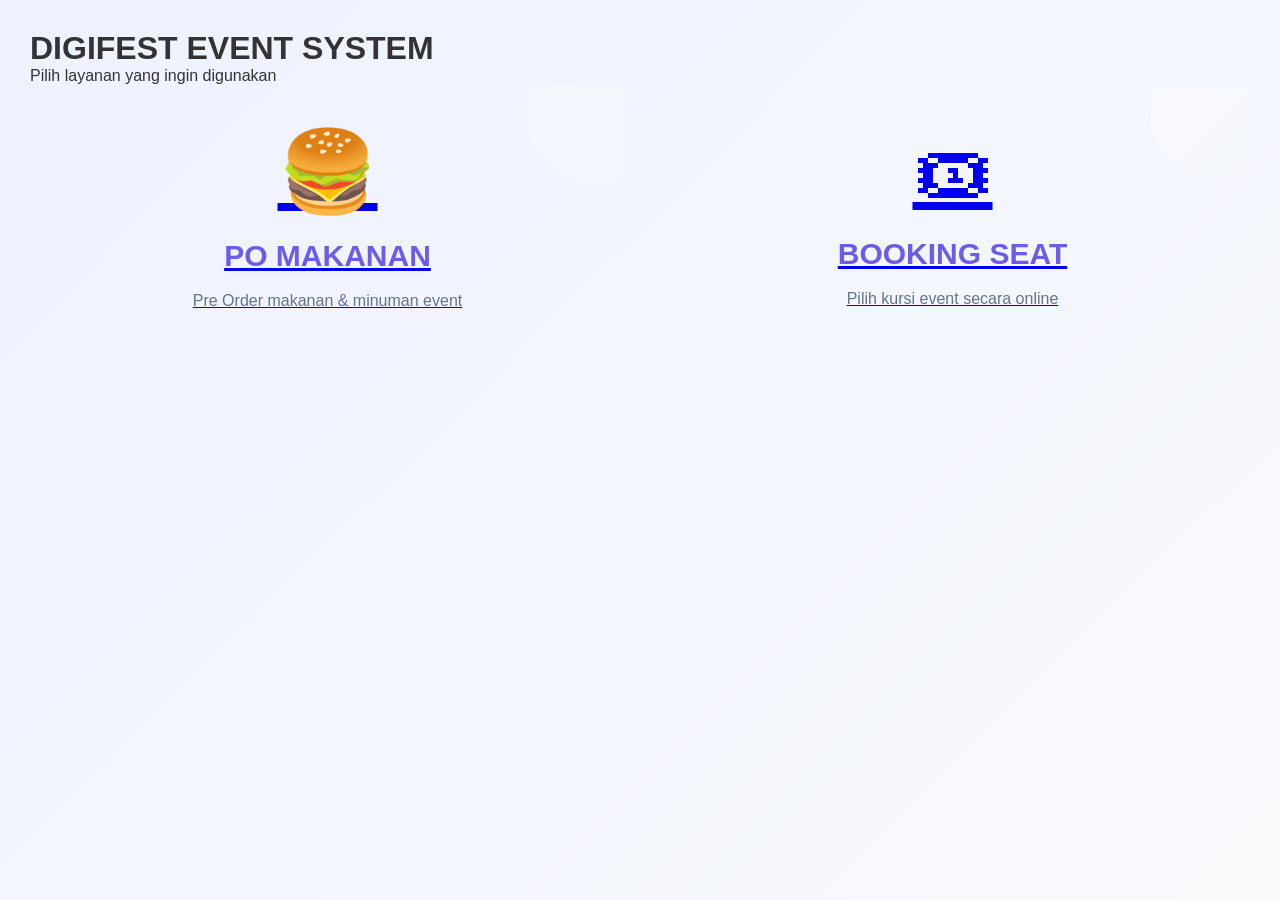
<file: index.html>
<!DOCTYPE html>
<html lang="id">
<head>
<meta charset="UTF-8">
<meta name="viewport" content="width=device-width, initial-scale=1.0">

<title>DIGIFEST EVENT SYSTEM</title>

<link rel="stylesheet" href="style.css">

</head>
<body>

<div class="home-container">

    <h1>DIGIFEST EVENT SYSTEM</h1>

    <p class="subtitle">
    Pilih layanan yang ingin digunakan
    </p>

    <div class="menu-grid">

        <a href="food.html" class="menu-card">
            <div class="menu-icon">🍔</div>
            <h2>PO MAKANAN</h2>
            <p>
            Pre Order makanan & minuman event
            </p>
        </a>

        <a href="seat.html" class="menu-card">
            <div class="menu-icon">🎟</div>
            <h2>BOOKING SEAT</h2>
            <p>
            Pilih kursi event secara online
            </p>
        </a>

    </div>

</div>

</body>
</html>
</file>
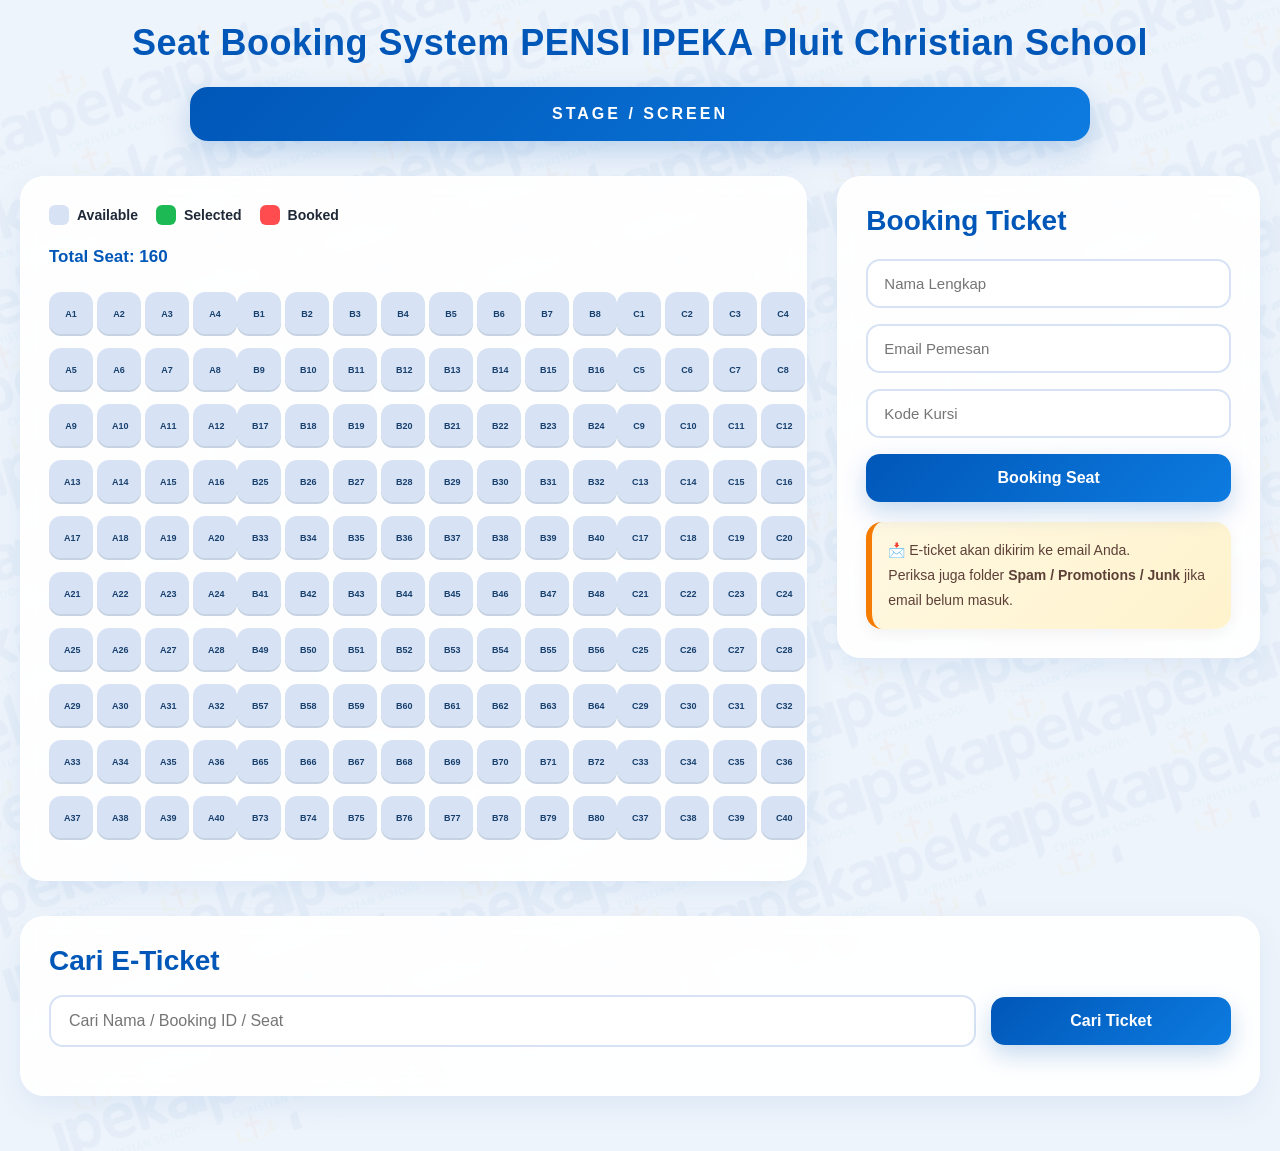
<file: seat.html>
<!DOCTYPE html>
<html lang="id">
<head>
<meta charset="UTF-8">
<meta name="viewport" content="width=device-width, initial-scale=1.0">

<title>Seat Booking System</title>

<style>

:root{
    --ipeka-blue:#0057b8;
    --ipeka-light:#0d7be0;
    --ipeka-gold:#f4b400;
    --ipeka-orange:#f57c00;
    --ipeka-bg:#eef4fb;
    --ipeka-card:#ffffff;
    --ipeka-text:#1f2937;
}

*{
    margin:0;
    padding:0;
    box-sizing:border-box;
}

body{
    font-family:Arial,sans-serif;
    background:var(--ipeka-bg);
    padding:20px;
    color:var(--ipeka-text);
    position:relative;
    overflow-x:hidden;
}

/* BACKGROUND WATERMARK */

body::before{

    content:"";

    position:fixed;

    inset:0;

    pointer-events:none;

    background-image:
    url("IPEKA.png");

    background-size:120px;

    background-repeat:repeat;

    opacity:0.035;

    transform:rotate(-18deg) scale(1.2);

    z-index:-2;
}

/* TOP LOGO */

.top-logo{
    position:fixed;
    top:18px;
    left:18px;
    z-index:999;
}

.top-logo img{

    width:75px;

    background:white;

    padding:8px;

    border-radius:18px;

    box-shadow:
    0 10px 30px rgba(0,87,184,0.18);

    border:2px solid rgba(255,255,255,0.9);

    backdrop-filter:blur(8px);
}

/* TITLE */

h1{

    text-align:center;

    margin-bottom:20px;

    color:var(--ipeka-blue);

    font-size:36px;

    font-weight:800;

    letter-spacing:0.5px;

    line-height:1.3;
}

/* SCREEN */

.screen{

    max-width:900px;

    margin:0 auto 35px;

    background:
    linear-gradient(
        135deg,
        var(--ipeka-blue),
        var(--ipeka-light)
    );

    color:white;

    text-align:center;

    padding:18px;

    border-radius:18px;

    letter-spacing:3px;

    font-weight:bold;

    box-shadow:
    0 10px 30px rgba(0,87,184,0.22);
}

/* CONTAINER */

.container{
    display:flex;
    gap:30px;
    align-items:flex-start;
    max-width:1400px;
    margin:auto;
}

/* CARD */

.seat-area,
.form-area,
.search-ticket{

    background:
    rgba(255,255,255,0.92);

    backdrop-filter:blur(10px);

    border:1px solid rgba(255,255,255,0.7);

    box-shadow:
    0 10px 30px rgba(0,87,184,0.08);

    border-radius:24px;
}

/* SEAT AREA */

.seat-area{
    flex:2;
    padding:28px;
    overflow:auto;
}

/* FORM AREA */

.form-area{
    flex:1;
    padding:28px;
    position:sticky;
    top:20px;
}

.form-area h2{

    margin-bottom:22px;

    color:var(--ipeka-blue);

    font-size:28px;

    font-weight:800;
}

/* LEGEND */

.legend{
    display:flex;
    gap:18px;
    margin-bottom:22px;
    flex-wrap:wrap;
}

.legend-item{
    display:flex;
    align-items:center;
    gap:8px;
    font-size:14px;
    font-weight:600;
}

.legend-box{
    width:20px;
    height:20px;
    border-radius:6px;
}

.available-box{
    background:#d7e3f4;
}

.selected-box{
    background:#1db954;
}

.booked-box{
    background:#ff4d4f;
}

/* TOTAL */

.total-seat{

    margin-bottom:25px;

    font-weight:700;

    color:var(--ipeka-blue);

    font-size:17px;
}

/* ROW */

.row{
    display:flex;
    align-items:center;
    margin-bottom:12px;
}

.row-label{

    width:42px;

    font-weight:bold;

    text-align:center;

    color:var(--ipeka-blue);

    font-size:18px;
}

.section{

    display:flex;
    gap:4px;
}

.aisle{
    width:20px;
}

/* SEAT */

.seat{

    width:44px;

    height:44px;

    border:none;

    border-radius:12px;

    background:#d7e3f4;

    color:#18406f;

    cursor:pointer;

    transition:0.25s;

    font-size:9px;

    font-weight:bold;

    box-shadow:
    inset 0 -2px 0 rgba(0,0,0,0.08);
}

.seat:hover{

    transform:translateY(-3px);

    background:#90caf9;
}

.selected{

    background:#1db954 !important;

    color:white;

    box-shadow:
    0 8px 18px rgba(29,185,84,0.3);
}

.booked{

    background:#ff4d4f !important;

    color:white;

    cursor:not-allowed;

    box-shadow:
    0 8px 18px rgba(255,77,79,0.25);
}

/* INPUT */

input{

    width:100%;

    padding:14px 16px;

    margin-bottom:16px;

    border:2px solid #d7e3f4;

    border-radius:14px;

    font-size:15px;

    transition:0.2s;

    background:white;
}

input:focus{

    outline:none;

    border-color:var(--ipeka-light);

    box-shadow:
    0 0 0 4px rgba(13,123,224,0.12);
}

/* BUTTON */

button{

    width:100%;

    padding:15px;

    border:none;

    background:
    linear-gradient(
        135deg,
        var(--ipeka-blue),
        var(--ipeka-light)
    );

    color:white;

    font-size:16px;

    border-radius:14px;

    cursor:pointer;

    font-weight:700;

    transition:0.25s;

    box-shadow:
    0 10px 25px rgba(0,87,184,0.22);
}

button:hover{

    transform:translateY(-2px);

    opacity:0.95;
}

/* STATUS */

#status{

    margin-top:16px;

    font-size:14px;

    font-weight:bold;

    color:var(--ipeka-blue);
}

/* EMAIL NOTICE */

.email-notice{

    margin-top:20px;

    background:
    linear-gradient(
        135deg,
        #fff8e1,
        #fff3cd
    );

    border-left:6px solid var(--ipeka-orange);

    color:#5d4037;

    padding:16px;

    border-radius:16px;

    font-size:14px;

    line-height:1.8;

    box-shadow:
    0 5px 15px rgba(0,0,0,0.05);
}

/* SEARCH */

.search-ticket{

    max-width:1400px;

    margin:35px auto;

    padding:28px;
}

.search-ticket h2{

    margin-bottom:18px;

    color:var(--ipeka-blue);

    font-size:28px;

    font-weight:800;
}

.search-box{
    display:flex;
    gap:15px;
    margin-bottom:20px;
    align-items:center;
}

.search-box input{
    width:100%;
    flex:1;
    margin-bottom:0;
    padding:15px 18px;
    font-size:16px;
}

.search-box button{

    width:240px;

    min-width:240px;
}

/* TICKET */

.ticket-card{

    border:none;

    border-radius:22px;

    padding:24px;

    margin-top:18px;

    background:
    linear-gradient(
        135deg,
        #ffffff,
        #f7fbff
    );

    box-shadow:
    0 10px 25px rgba(0,87,184,0.08);

    border-top:5px solid var(--ipeka-blue);
}

.ticket-title{

    font-size:26px;

    font-weight:800;

    color:var(--ipeka-blue);

    margin-bottom:18px;
}

.ticket-item{

    margin-bottom:12px;

    font-size:16px;

    line-height:1.7;
}

.ticket-seat{

    font-size:34px;

    color:#ff4d4f;

    font-weight:900;

    margin-top:20px;

    letter-spacing:1px;
}

/* MOBILE */

@media(max-width:1000px){

.container{
    flex-direction:column;
}

.form-area{
    width:100%;
    position:relative;
}

.search-box{
    flex-direction:column;
}

.search-box button{
    width:100%;
    min-width:100%;
}

}

/* MOBILE EXTRA */

@media(max-width:768px){

body{
    padding:14px;
}

.top-logo{
    top:12px;
    left:12px;
}

.top-logo img{
    width:55px;
    padding:6px;
}

h1{

    font-size:25px;

    line-height:1.4;

    padding-top:15px;
}

.screen{

    font-size:14px;

    padding:14px;

    letter-spacing:2px;
}

.seat-area,
.form-area,
.search-ticket{

    padding:18px;

    border-radius:20px;
}

.form-area h2,
.search-ticket h2{

    font-size:22px;
}

.row{
    overflow-x:auto;
}

.row-label{

    font-size:15px;

    width:30px;
}

.seat{

    width:34px;

    height:34px;

    font-size:8px;

    border-radius:8px;
}



.ticket-title{
    font-size:22px;
}

.ticket-item{
    font-size:14px;
}

.ticket-seat{
    font-size:24px;
}

}

</style>
</head>

<body>

<h1>Seat Booking System PENSI IPEKA Pluit Christian School</h1>

<div class="screen">
STAGE / SCREEN
</div>

<div class="container">

<div class="seat-area">

<div class="legend">

<div class="legend-item">
<div class="legend-box available-box"></div>
Available
</div>

<div class="legend-item">
<div class="legend-box selected-box"></div>
Selected
</div>

<div class="legend-item">
<div class="legend-box booked-box"></div>
Booked
</div>

</div>

<div class="total-seat">
Total Seat: 160
</div>

<div id="seatArea"></div>

</div>

<div class="form-area">

<h2>Booking Ticket</h2>

<input type="text" id="name" placeholder="Nama Lengkap">

<input type="email" id="email" placeholder="Email Pemesan">

<input type="text" id="seatCode" placeholder="Kode Kursi" readonly>

<button onclick="bookSeat()">
Booking Seat
</button>

<p id="status"></p>
<p id="status"></p>

<div class="email-notice">

📩 E-ticket akan dikirim ke email Anda.<br>

Periksa juga folder
<b>Spam / Promotions / Junk</b>
jika email belum masuk.

</div>
</div>

</div>

<!-- SEARCH TICKET -->

<div class="search-ticket">

<h2>Cari E-Ticket</h2>

<div class="search-box">

<input
type="text"
id="searchInput"
placeholder="Cari Nama / Booking ID / Seat">

<button onclick="searchTicket()">
Cari Ticket
</button>

</div>

<div id="ticketResult"></div>

</div>

<script>

const APPS_SCRIPT_URL =
"https://script.google.com/macros/s/AKfycbzfxxvJUBLyZms-yqfiWxFdJod6a2PrkERwErlG0t7BSvj9OrLCuwmy6AHwIDlmYy1U/exec";

const seatArea = document.getElementById("seatArea");

const rows = 10;

const layout = {
    left:4,
    center:8,
    right:4
};

let selectedSeats = [];

function generateSeats(){

    for(let r=1; r<=rows; r++){

        const rowDiv =
        document.createElement("div");

        rowDiv.className = "row";

        createSection(
            rowDiv,
            "L",
            layout.left,
            r
        );

        const aisle1 =
        document.createElement("div");

        aisle1.className = "aisle";

        rowDiv.appendChild(aisle1);

        createSection(
            rowDiv,
            "C",
            layout.center,
            r
        );

        const aisle2 =
        document.createElement("div");

        aisle2.className = "aisle";

        rowDiv.appendChild(aisle2);

        createSection(
            rowDiv,
            "R",
            layout.right,
            r
        );

        seatArea.appendChild(rowDiv);

    }

}

function createSection(parent, prefix, total, row){

    const sectionDiv =
    document.createElement("div");

    sectionDiv.className = "section";

    // TOTAL SEAT PER BLOK
    const maxPerRow = {
        L:4,
        C:8,
        R:4
    };

    // PREFIX KOLOM
    const prefixMap = {
        L:"A",
        C:"B",
        R:"C"
    };

    // NOMOR GLOBAL
    let startNumber = 0;

    // ROW sekarang (0-9)
    const rowIndex = row - 1;

    // HITUNG NOMOR BERDASARKAN KOLOM
    if(prefix === "L"){

        // A1 - A40
        startNumber = rowIndex * 4;

    }else if(prefix === "C"){

        // B1 - B80
        startNumber = rowIndex * 8;

    }else if(prefix === "R"){

        // C1 - C40
        startNumber = rowIndex * 4;

    }

    for(let i=1; i<=total; i++){

        const seat =
        document.createElement("button");

        // NOMOR GLOBAL
        const seatNumber =
        startNumber + i;

        // CODE
        const seatCode =
        `${prefixMap[prefix]}${seatNumber}`;

        seat.className = "seat";

        seat.dataset.code =
        seatCode;

        seat.innerText =
        seatCode;

        seat.onclick = () =>
        selectSeat(seat, seatCode);

        sectionDiv.appendChild(seat);

    }

    parent.appendChild(sectionDiv);

}

function selectSeat(element, code){

    if(element.classList.contains("booked")) return;

    // kalau sudah dipilih → batal pilih
    if(element.classList.contains("selected")){

        element.classList.remove("selected");

        selectedSeats =
        selectedSeats.filter(seat => seat !== code);

    }else{

        element.classList.add("selected");

        selectedSeats.push(code);

    }

    document.getElementById("seatCode").value =
    selectedSeats.join(", ");

}

async function bookSeat(){

    const name =
    document.getElementById("name")
    .value
    .trim();

    const email =
    document.getElementById("email")
    .value
    .trim();

    if(
        !name ||
        !email ||
        selectedSeats.length === 0
    ){

        alert(
        "Lengkapi data dan pilih seat!"
        );

        return;

    }

    const data = {
        action:"seat",
        name:name,
        email:email,
        seat:selectedSeats
    };

    document.getElementById("status")
    .innerText =
    "Mengirim booking...";

    try{

        const response =
        await fetch(
        "https://script.google.com/macros/s/AKfycbzfxxvJUBLyZms-yqfiWxFdJod6a2PrkERwErlG0t7BSvj9OrLCuwmy6AHwIDlmYy1U/exec",
        {
            method:"POST",
            body:JSON.stringify(data)
        });

        const result =
        await response.json();

        document.getElementById("status")
        .innerText =
        result.message;

        if(!result.success){
            return;
        }

        // ubah jadi booked
        selectedSeats.forEach(code=>{

            const seat =
            document.querySelector(
            `[data-code="${code}"]`
            );

            if(seat){

                seat.classList.remove(
                "selected"
                );

                seat.classList.add(
                "booked"
                );

            }

        });

        // reset form
        document.getElementById("name")
        .value = "";

        document.getElementById("email")
        .value = "";

        document.getElementById("seatCode")
        .value = "";

        selectedSeats = [];

    }catch(err){

        console.log(err);

        document.getElementById("status")
        .innerText =
        "Gagal booking";

    }

}

async function loadBookedSeats(){

    try{

        const response =
        await fetch("https://script.google.com/macros/s/AKfycbz4a8hzcGhH5G0Lf3J02ladZJA2StW_uPhSXTbK8wcWsXpzIlWPWxoyifWFHwoQuV3ATg/exec");

        const bookedSeats =
        await response.json();

        bookedSeats.forEach(code=>{

            const cleanCode =
            code.toString().trim();

            const seat =
            document.querySelector(
            `[data-code="${cleanCode}"]`
            );

            if(seat){

                seat.classList.add(
                "booked"
                );

            }

        });

    }catch(err){

        console.log(err);

    }

}

async function searchTicket(){

    const keyword =
    document
    .getElementById("searchInput")
    .value
    .trim();

    if(!keyword){

        alert(
        "Masukkan nama / booking ID / seat"
        );

        return;

    }

    try{

        const response =
        await fetch(

            "https://script.google.com/macros/s/AKfycbz4a8hzcGhH5G0Lf3J02ladZJA2StW_uPhSXTbK8wcWsXpzIlWPWxoyifWFHwoQuV3ATg/exec" +

            "?search=" +

            encodeURIComponent(keyword) +

            "&t=" +

            Date.now()

        );

        // DEBUG
        console.log(response);

        const result =
        await response.json();

        console.log(result);

        const ticketResult =
        document.getElementById(
        "ticketResult"
        );

        ticketResult.innerHTML = "";

        if(
            !Array.isArray(result) ||
            result.length === 0
        ){

            ticketResult.innerHTML = `

            <div class="ticket-card">

                Ticket tidak ditemukan

            </div>

            `;

            return;

        }

        result.forEach(ticket=>{

            ticketResult.innerHTML += `

            <div class="ticket-card">

                <div class="ticket-title">
                    E-Ticket Booking
                </div>

                <div class="ticket-item">
                    <b>Booking ID:</b>
                    ${ticket.bookingId}
                </div>

                <div class="ticket-item">
                    <b>Nama:</b>
                    ${ticket.name}
                </div>

                <div class="ticket-item">
                    <b>Email:</b>
                    ${ticket.email}
                </div>

                <div class="ticket-item">
                    <b>Status:</b>
                    ${ticket.status}
                </div>

                <div class="ticket-seat">
                    ${ticket.seat}
                </div>

            </div>

            `;

        });

    }catch(err){

        console.log(
        "SEARCH ERROR:",
        err
        );

        alert(
        "Gagal mengambil ticket"
        );

    }

}

generateSeats();
loadBookedSeats();

</script>

</body>
</html>
</file>
<file: style.css>
:root{
    --primary:#6c5ce7;
    --secondary:#00b894;
    --danger:#e74c3c;
    --dark:#1e293b;
    --light:#f8fafc;
    --card:rgba(255,255,255,0.85);
    --shadow:0 10px 30px rgba(0,0,0,0.08);
    --radius:24px;
}

*{
    margin:0;
    padding:0;
    box-sizing:border-box;
}

body{
    font-family:Arial,sans-serif;
    background:
    linear-gradient(135deg,#eef2ff,#f8fafc);
    min-height:100vh;
    padding:30px;
    color:#333;
}

/* HEADER */

.page-header{
    text-align:center;
    margin-bottom:40px;
}

.page-header h1{
    font-size:46px;
    color:var(--dark);
    margin-bottom:10px;
    text-align:center;
}

.page-header p{
    color:#64748b;
    font-size:18px;
}

/* CONTAINER */

.container{
    max-width:1400px;
    margin:auto;
}

/* GLASS CARD */

.glass-card{
    background:var(--card);
    backdrop-filter:blur(12px);
    border-radius:var(--radius);
    box-shadow:var(--shadow);
    border:1px solid rgba(255,255,255,0.3);
}

/* MENU GRID */

.menu-grid{
    display:grid;
    grid-template-columns:
    repeat(auto-fit,minmax(320px,1fr));
    gap:30px;
}

/* MENU CARD */

.menu-card{
    padding:40px;
    text-align:center;
    transition:0.3s;
    cursor:pointer;
    position:relative;
    overflow:hidden;
}

.menu-card:hover{
    transform:
    translateY(-10px)
    scale(1.02);
}

.menu-card::before{
    content:"";
    position:absolute;
    top:-50px;
    right:-50px;
    width:150px;
    height:150px;
    background:
    linear-gradient(
    135deg,
    rgba(255,255,255,0.4),
    transparent
    );
    border-radius:50%;
}

.menu-icon{
    font-size:80px;
    margin-bottom:20px;
}

.menu-card h2{
    color:var(--primary);
    margin-bottom:15px;
    font-size:30px;
}

.menu-card p{
    color:#64748b;
    line-height:1.6;
    margin-bottom:25px;
}

/* BUTTON */

.btn{
    display:inline-block;
    padding:14px 28px;
    border-radius:14px;
    text-decoration:none;
    color:white;
    font-weight:bold;
    background:
    linear-gradient(
    135deg,
    var(--primary),
    #8e7dff
    );
    transition:0.25s;
}

.btn:hover{
    transform:translateY(-2px);
    opacity:0.92;
}

/* FOOD GRID */

.food-grid{
    display:grid;
    grid-template-columns:
    repeat(auto-fit,minmax(280px,1fr));
    gap:25px;
}

/* FOOD CARD */

.food-card{
    overflow:hidden;
    transition:0.3s;
}

.food-card:hover{
    transform:
    translateY(-8px)
    scale(1.01);
}

.food-card img{
    width:100%;
    height:220px;
    object-fit:cover;
    transition:0.3s;
}

.food-card:hover img{
    transform:scale(1.05);
}

.food-info{
    padding:20px;
}

.food-info h3{
    margin-bottom:10px;
    color:var(--dark);
}

.food-info p{
    color:#64748b;
    margin-bottom:15px;
}

.food-price{
    font-size:24px;
    color:var(--secondary);
    font-weight:bold;
    margin-bottom:18px;
}

/* INPUT */

input,
select,
textarea{
    width:100%;
    padding:14px 16px;
    border-radius:14px;
    border:1px solid #dfe6e9;
    margin-bottom:18px;
    font-size:15px;
}

/* RESPONSIVE */

@media(max-width:900px){

body{
    padding:20px;
}

.page-header h1{
    font-size:34px;
}

.menu-grid,
.food-grid{
    grid-template-columns:1fr;
}

.menu-card{
    padding:30px;
}

}
</file>
